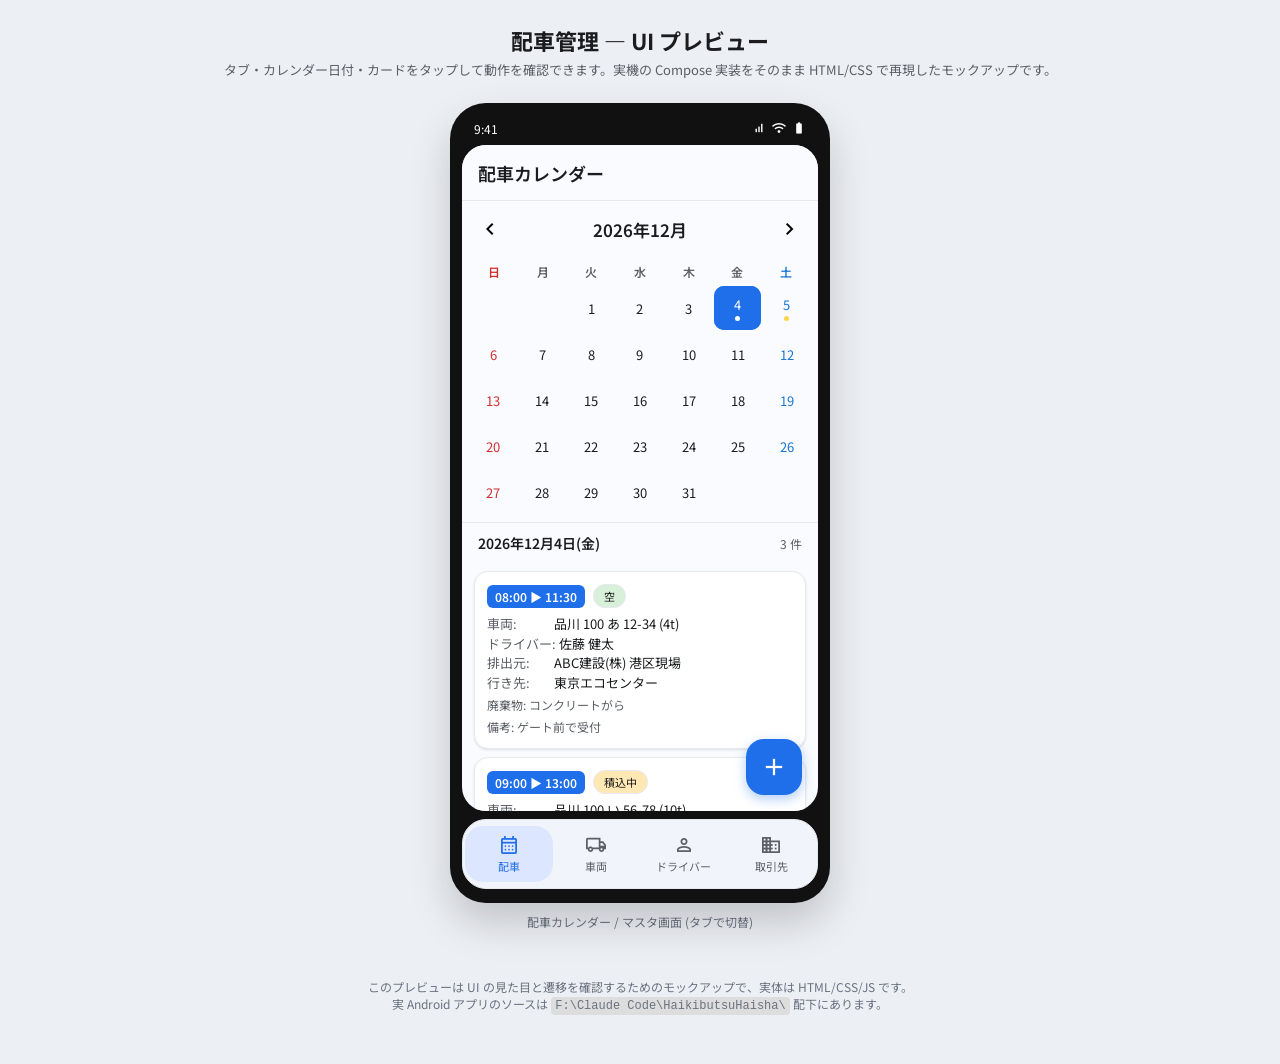
<file: HaikibutsuHaisha/ui-preview/index.html>
<!doctype html>
<html lang="ja">
<head>
<meta charset="utf-8" />
<meta name="viewport" content="width=device-width, initial-scale=1" />
<title>配車管理 UI Preview</title>
<link rel="preconnect" href="https://fonts.googleapis.com" />
<link rel="preconnect" href="https://fonts.gstatic.com" crossorigin />
<link href="https://fonts.googleapis.com/css2?family=Noto+Sans+JP:wght@400;500;700&family=Material+Symbols+Outlined" rel="stylesheet" />
<link rel="stylesheet" href="styles.css" />
</head>
<body>
  <header class="page-head">
    <h1>配車管理 — UI プレビュー</h1>
    <p class="hint">タブ・カレンダー日付・カードをタップして動作を確認できます。実機の Compose 実装をそのまま HTML/CSS で再現したモックアップです。</p>
  </header>

  <div class="devices">
    <!-- Each phone is a separate "frame" showing one screen variant -->
    <section class="phone" data-screen="calendar">
      <div class="phone-frame">
        <div class="status-bar">
          <span>9:41</span>
          <span class="status-icons">
            <span class="material-symbols-outlined">signal_cellular_alt</span>
            <span class="material-symbols-outlined">wifi</span>
            <span class="material-symbols-outlined">battery_full</span>
          </span>
        </div>
        <div class="app-container">
          <!-- All screens are mounted here -->
          <div class="screen" data-screen-id="calendar"></div>
          <div class="screen" data-screen-id="trucks" hidden></div>
          <div class="screen" data-screen-id="drivers" hidden></div>
          <div class="screen" data-screen-id="clients" hidden></div>
          <div class="screen" data-screen-id="assignment-edit" hidden></div>
          <div class="screen" data-screen-id="truck-edit" hidden></div>
          <div class="screen" data-screen-id="driver-edit" hidden></div>
          <div class="screen" data-screen-id="client-edit" hidden></div>
        </div>
        <nav class="bottom-nav">
          <button class="nav-item active" data-nav="calendar">
            <span class="material-symbols-outlined">calendar_month</span><span>配車</span>
          </button>
          <button class="nav-item" data-nav="trucks">
            <span class="material-symbols-outlined">local_shipping</span><span>車両</span>
          </button>
          <button class="nav-item" data-nav="drivers">
            <span class="material-symbols-outlined">person</span><span>ドライバー</span>
          </button>
          <button class="nav-item" data-nav="clients">
            <span class="material-symbols-outlined">business</span><span>取引先</span>
          </button>
        </nav>
      </div>
      <div class="phone-label">配車カレンダー / マスタ画面 (タブで切替)</div>
    </section>
  </div>

  <footer class="page-foot">
    <p>このプレビューは UI の見た目と遷移を確認するためのモックアップで、実体は HTML/CSS/JS です。<br/>
       実 Android アプリのソースは <code>F:\Claude Code\HaikibutsuHaisha\</code> 配下にあります。</p>
  </footer>

  <script src="data.js"></script>
  <script src="app.js"></script>
</body>
</html>
</file>
<file: HaikibutsuHaisha/ui-preview/styles.css>
/* Material 3 ish theme */
:root {
  --md-primary: #1F6FEB;
  --md-on-primary: #ffffff;
  --md-primary-container: #DDE6FF;
  --md-secondary-container: #D8EFD9;
  --md-tertiary-container: #FFE8B3;
  --md-error-container: #FFD6D6;
  --md-surface: #FAFBFE;
  --md-surface-2: #F1F4FA;
  --md-on-surface: #1A1C1E;
  --md-on-surface-var: #5B6066;
  --md-outline: #D7DBE0;
  --md-outline-variant: #E6E9EE;
  --md-sat-red: #D32F2F;
  --md-sat-blue: #1976D2;
  --bg: #ECEFF4;
  --shadow-card: 0 1px 2px rgba(0,0,0,0.06), 0 1px 3px rgba(0,0,0,0.06);
  --shadow-fab: 0 4px 12px rgba(31,111,235,0.35);
}

* { box-sizing: border-box; }
html, body {
  margin: 0; padding: 0;
  font-family: "Noto Sans JP", "Segoe UI", system-ui, sans-serif;
  background: var(--bg);
  color: var(--md-on-surface);
}
.material-symbols-outlined {
  font-family: "Material Symbols Outlined";
  font-weight: normal; font-style: normal;
  font-size: 24px;
  line-height: 1;
  letter-spacing: normal;
  text-transform: none; display: inline-block;
  white-space: nowrap; word-wrap: normal;
  font-feature-settings: 'liga'; -webkit-font-smoothing: antialiased;
}

.page-head {
  text-align: center;
  padding: 24px 16px 12px;
}
.page-head h1 { margin: 0 0 4px; font-size: 22px; font-weight: 700; }
.page-head .hint { color: #5b6066; font-size: 13px; margin: 0; }

.page-foot { text-align: center; color: #6b7280; font-size: 12px; padding: 24px 12px 40px; }
.page-foot code { background: #ddd; padding: 2px 4px; border-radius: 4px; }

/* Phone frame */
.devices {
  display: flex; justify-content: center; align-items: flex-start;
  flex-wrap: wrap; gap: 24px; padding: 12px;
}
.phone { display: flex; flex-direction: column; align-items: center; }
.phone-label {
  margin-top: 10px; font-size: 12px; color: #6b7280;
}
.phone-frame {
  width: 380px; height: 800px;
  background: #111;
  border-radius: 36px;
  padding: 14px 12px 14px 12px;
  box-shadow: 0 20px 40px rgba(0,0,0,0.18);
  position: relative;
  display: flex; flex-direction: column;
  overflow: hidden;
}
.phone-frame::before {
  /* notch */
  content: "";
  position: absolute; top: 14px; left: 50%; transform: translateX(-50%);
  width: 110px; height: 22px; background: #111; border-radius: 14px;
  z-index: 2;
}
.status-bar {
  height: 22px;
  display: flex; justify-content: space-between; align-items: center;
  padding: 0 12px;
  color: #fff; font-size: 12px;
  position: relative; z-index: 1;
}
.status-icons { display: inline-flex; gap: 6px; }
.status-icons .material-symbols-outlined { font-size: 14px; }

.app-container {
  flex: 1;
  background: var(--md-surface);
  border-radius: 24px;
  margin-top: 6px;
  overflow: hidden;
  display: flex; flex-direction: column;
  position: relative;
}

.bottom-nav {
  background: var(--md-surface-2);
  display: flex;
  padding: 6px 2px;
  border-radius: 24px;
  margin-top: 8px;
  border: 1px solid var(--md-outline-variant);
}
.bottom-nav button {
  flex: 1;
  background: transparent; border: 0;
  display: flex; flex-direction: column; align-items: center; gap: 2px;
  padding: 8px 0;
  color: var(--md-on-surface-var);
  font-size: 11px;
  cursor: pointer;
  font-family: inherit;
  border-radius: 18px;
}
.bottom-nav button.active {
  color: var(--md-primary);
  background: var(--md-primary-container);
}
.bottom-nav button .material-symbols-outlined { font-size: 22px; }

/* Screen common */
.screen {
  display: flex; flex-direction: column;
  flex: 1; min-height: 0;
  overflow: hidden;
}
.app-container > .screen[hidden] { display: none; }
.top-bar {
  height: 56px;
  display: flex; align-items: center;
  padding: 0 8px;
  background: var(--md-surface);
  border-bottom: 1px solid var(--md-outline-variant);
  gap: 4px;
}
.top-bar .icon-btn {
  width: 40px; height: 40px;
  display: inline-flex; align-items: center; justify-content: center;
  border-radius: 999px;
  background: transparent; border: 0; cursor: pointer;
}
.top-bar .icon-btn:hover { background: rgba(0,0,0,0.06); }
.top-bar h2 {
  font-size: 18px; font-weight: 600;
  margin: 0 8px;
  flex: 1;
}
.scroll-area { flex: 1; min-height: 0; overflow-y: auto; }
.scroll-area::-webkit-scrollbar { width: 6px; }
.scroll-area::-webkit-scrollbar-thumb { background: #ccd1d8; border-radius: 4px; }

/* Calendar */
.month-header {
  display: flex; align-items: center; padding: 8px;
}
.month-header h3 {
  flex: 1; text-align: center; margin: 0; font-size: 17px; font-weight: 600;
}
.month-header button {
  background: transparent; border: 0; cursor: pointer;
  width: 40px; height: 40px; border-radius: 999px;
  display: inline-flex; align-items: center; justify-content: center;
}
.month-header button:hover { background: rgba(0,0,0,0.06); }

.weekdays {
  display: grid; grid-template-columns: repeat(7, 1fr);
  padding: 0 8px;
}
.weekdays div {
  text-align: center; padding: 6px 0;
  font-size: 12px; font-weight: 600;
  color: var(--md-on-surface-var);
}
.weekdays div.sun { color: var(--md-sat-red); }
.weekdays div.sat { color: var(--md-sat-blue); }

.days {
  display: grid; grid-template-columns: repeat(7, 1fr);
  padding: 0 8px 8px;
  gap: 2px;
}
.day {
  height: 44px;
  border-radius: 10px;
  display: flex; flex-direction: column; align-items: center; justify-content: center;
  cursor: pointer; font-size: 13px;
  user-select: none;
}
.day:hover { background: rgba(31,111,235,0.08); }
.day.today { box-shadow: inset 0 0 0 1.5px var(--md-primary); }
.day.selected { background: var(--md-primary); color: var(--md-on-primary); }
.day.sun { color: var(--md-sat-red); }
.day.sat { color: var(--md-sat-blue); }
.day.selected.sun, .day.selected.sat { color: var(--md-on-primary); }
.day.empty { visibility: hidden; }
.day .dot {
  width: 5px; height: 5px; border-radius: 50%;
  background: #FFD54F; margin-top: 2px;
}
.day.selected .dot { background: #fff; }

.section-header {
  display: flex; align-items: center; padding: 10px 16px;
  border-top: 1px solid var(--md-outline-variant);
}
.section-header .title { font-weight: 600; flex: 1; font-size: 14px; }
.section-header .count { color: var(--md-on-surface-var); font-size: 12px; }

/* Cards */
.list { padding: 8px 12px 96px; display: flex; flex-direction: column; gap: 8px; }
.card {
  background: #fff;
  border-radius: 14px;
  padding: 12px;
  box-shadow: var(--shadow-card);
  cursor: pointer;
  border: 1px solid var(--md-outline-variant);
}
.card:hover { background: #FAFBFE; }
.card .row { display: flex; align-items: center; gap: 8px; flex-wrap: wrap; }
.time-pill {
  background: var(--md-primary);
  color: var(--md-on-primary);
  padding: 3px 8px;
  border-radius: 6px;
  font-size: 12px; font-weight: 600;
}
.chip {
  display: inline-block;
  background: var(--md-surface-2);
  color: var(--md-on-surface);
  padding: 3px 10px;
  border-radius: 999px;
  font-size: 11px;
  border: 1px solid var(--md-outline-variant);
}
.chip.empty { background: var(--md-secondary-container); }
.chip.loading, .chip.unloading { background: var(--md-tertiary-container); }
.chip.loaded { background: var(--md-error-container); }
.chip.returned { background: var(--md-surface-2); }
.chip.gen { background: var(--md-secondary-container); }
.chip.dis { background: var(--md-tertiary-container); }

.card .meta { margin-top: 6px; font-size: 13px; line-height: 1.5; }
.card .meta .label { color: var(--md-on-surface-var); display: inline-block; min-width: 64px; }
.card .meta .sub { font-size: 12px; color: var(--md-on-surface-var); margin-top: 4px; }

/* FAB */
.fab {
  position: absolute; right: 16px; bottom: 16px;
  width: 56px; height: 56px;
  background: var(--md-primary); color: var(--md-on-primary);
  border-radius: 18px;
  display: inline-flex; align-items: center; justify-content: center;
  border: 0; cursor: pointer;
  box-shadow: var(--shadow-fab);
}
.fab .material-symbols-outlined { font-size: 28px; }

/* Master lists - same .card variations */
.master-meta {
  font-size: 13px;
  color: var(--md-on-surface-var);
  margin-top: 4px;
}
.master-title { font-weight: 600; font-size: 15px; }

/* Edit screen */
.edit-form { padding: 16px; display: flex; flex-direction: column; gap: 12px; padding-bottom: 32px; }
.field {
  position: relative;
  border: 1px solid var(--md-outline);
  border-radius: 8px;
  padding: 18px 12px 8px;
  background: #fff;
}
.field.readonly { background: #fafbfe; cursor: pointer; }
.field label {
  position: absolute; top: 4px; left: 10px;
  font-size: 11px; color: var(--md-on-surface-var);
}
.field .value { font-size: 14px; min-height: 22px; }
.field .trail { position: absolute; right: 8px; top: 50%; transform: translateY(-50%); color: var(--md-on-surface-var); }
.field.multiline .value { min-height: 56px; white-space: pre-wrap; }

.row-2 { display: flex; gap: 12px; }
.row-2 > * { flex: 1; }

.chip-group { display: flex; flex-wrap: wrap; gap: 8px; }
.filter-chip {
  border: 1px solid var(--md-outline);
  padding: 6px 12px; border-radius: 999px;
  font-size: 12px; cursor: pointer;
  background: #fff;
}
.filter-chip.selected {
  background: var(--md-primary);
  color: var(--md-on-primary);
  border-color: var(--md-primary);
}

.btn-primary {
  background: var(--md-primary); color: var(--md-on-primary);
  border: 0; border-radius: 999px;
  padding: 12px 16px;
  font-size: 14px; font-weight: 600;
  cursor: pointer;
}

.empty-state { padding: 40px 16px; text-align: center; color: var(--md-on-surface-var); }
</file>
